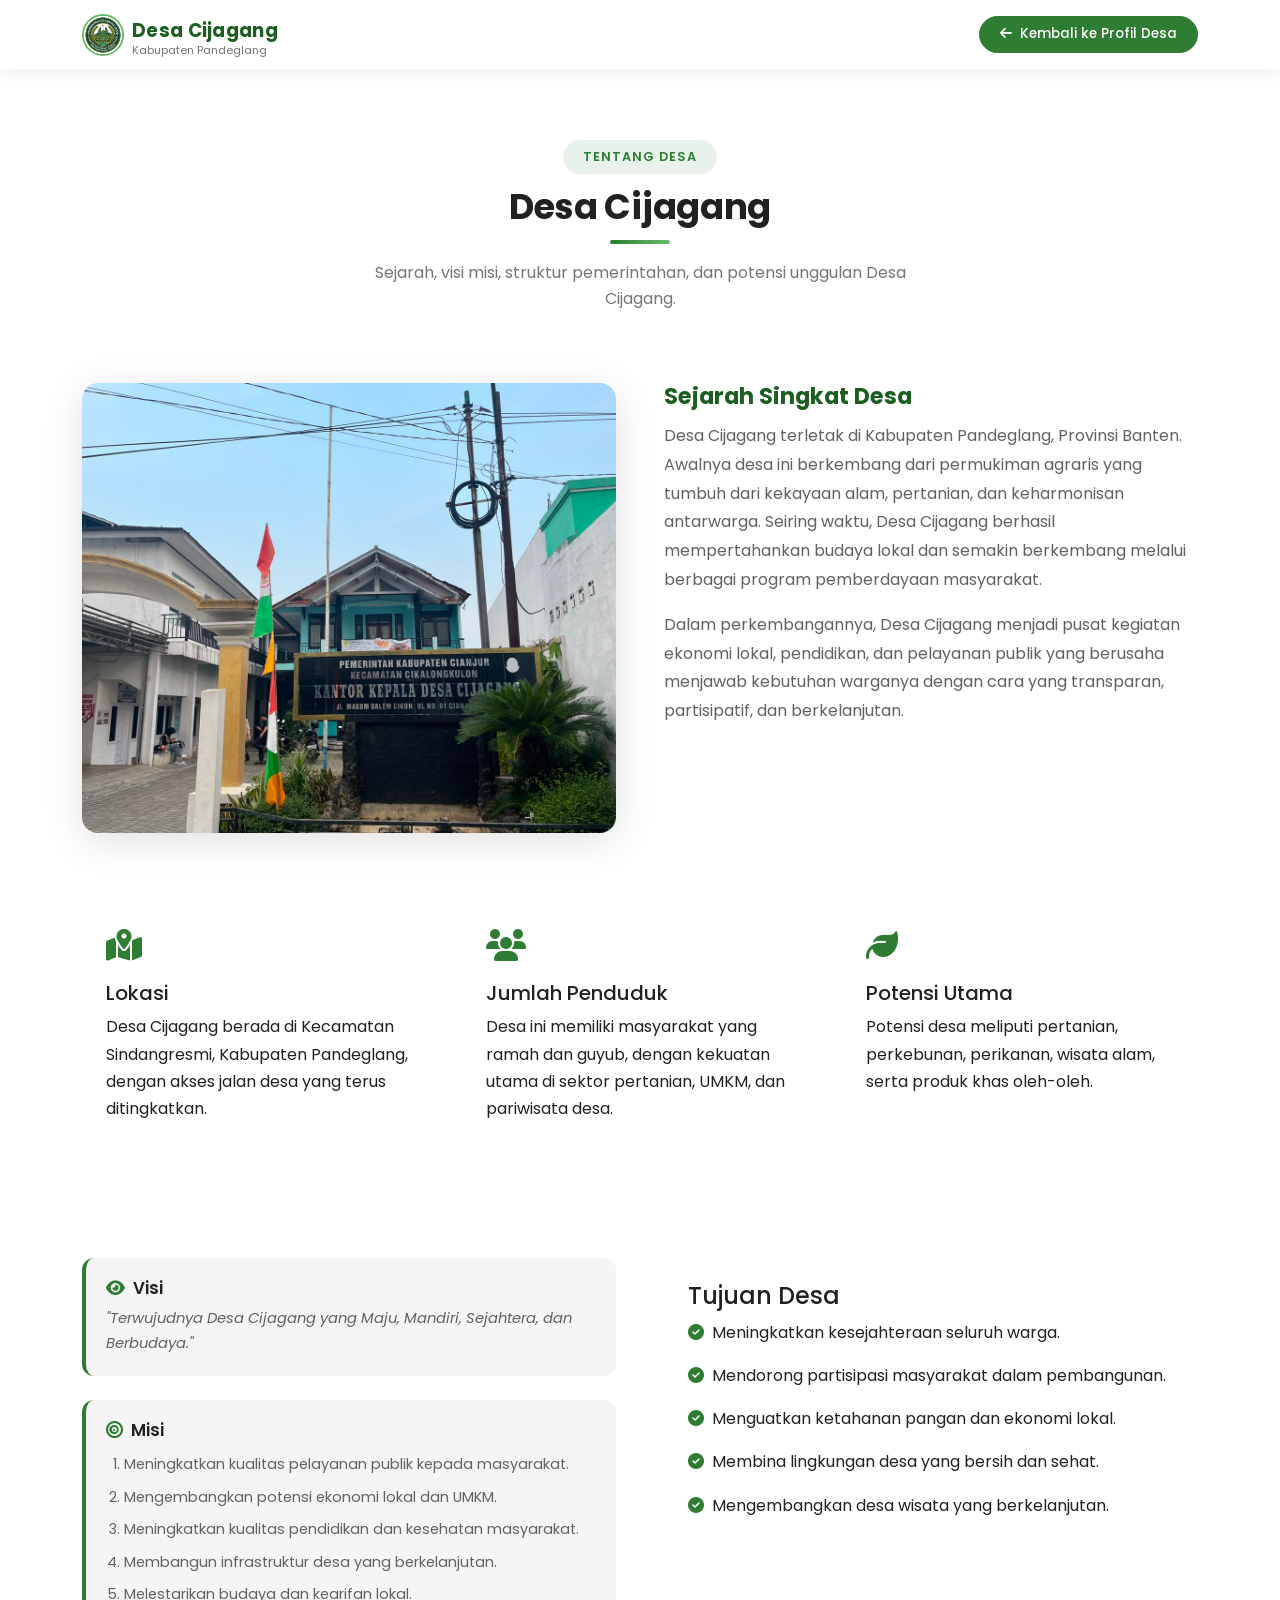
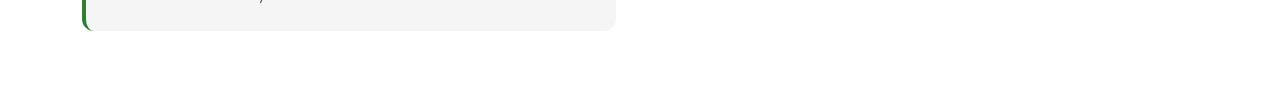
<file: tentang.html>
<!DOCTYPE html>
<html lang="id">

<head>
    <meta charset="UTF-8">
    <meta name="viewport" content="width=device-width, initial-scale=1.0">
    <title>Tentang Desa Cijagang</title>
    <link href="https://fonts.googleapis.com/css2?family=Poppins:wght@300;400;500;600;700;800&display=swap" rel="stylesheet">
    <link href="https://cdn.jsdelivr.net/npm/bootstrap@5.3.3/dist/css/bootstrap.min.css" rel="stylesheet">
    <link href="https://cdnjs.cloudflare.com/ajax/libs/font-awesome/6.5.1/css/all.min.css" rel="stylesheet">
    <link href="css/style.css" rel="stylesheet">
</head>

<body>
    <nav class="navbar navbar-expand-lg fixed-top scrolled" id="mainNavbar">
        <div class="container">
            <a class="navbar-brand d-flex align-items-center" href="index.html#tentang">
                <img src="assets/images/logo-desa.png" alt="Logo Desa Cijagang" class="navbar-logo" width="42" height="42">
                <div class="brand-text-wrapper ms-2">
                    <span class="brand-text">Desa Cijagang</span>
                    <small class="brand-subtitle d-none d-md-block">Kabupaten Pandeglang</small>
                </div>
            </a>
            <a href="index.html#tentang" class="btn btn-login">
                <i class="fas fa-arrow-left me-1"></i> Kembali ke Profil Desa
            </a>
        </div>
    </nav>

    <section class="section-padding" style="padding-top: 140px;">
        <div class="container">
            <div class="section-header text-center" data-aos="fade-up">
                <span class="section-badge">Tentang Desa</span>
                <h2 class="section-title">Desa Cijagang</h2>
                <div class="section-divider"></div>
                <p class="section-desc">Sejarah, visi misi, struktur pemerintahan, dan potensi unggulan Desa Cijagang.</p>
            </div>

            <div class="row g-5 mt-4">
                <div class="col-lg-6" data-aos="fade-right" data-aos-duration="1000">
                    <div class="about-img-wrapper">
                        <img src="assets/images/desa.jpeg"
                            alt="Desa Cijagang" class="about-img" loading="lazy">
                    </div>
                </div>
                <div class="col-lg-6" data-aos="fade-left" data-aos-duration="1000">
                    <div class="about-content">
                        <h3 class="about-heading">Sejarah Singkat Desa</h3>
                        <p class="about-text">
                            Desa Cijagang terletak di Kabupaten Pandeglang, Provinsi Banten. Awalnya desa ini berkembang dari
                            permukiman agraris yang tumbuh dari kekayaan alam, pertanian, dan keharmonisan antarwarga.
                            Seiring waktu, Desa Cijagang berhasil mempertahankan budaya lokal dan semakin berkembang
                            melalui berbagai program pemberdayaan masyarakat.
                        </p>
                        <p class="about-text">
                            Dalam perkembangannya, Desa Cijagang menjadi pusat kegiatan ekonomi lokal, pendidikan, dan
                            pelayanan publik yang berusaha menjawab kebutuhan warganya dengan cara yang transparan,
                            partisipatif, dan berkelanjutan.
                        </p>
                    </div>
                </div>
            </div>

            <div class="row g-4 mt-5">
                <div class="col-lg-4" data-aos="fade-up" data-aos-duration="1000">
                    <div class="feature-card p-4 h-100">
                        <div class="feature-icon mb-3 text-success"><i class="fas fa-map-marked-alt fa-2x"></i></div>
                        <h5>Lokasi</h5>
                        <p>Desa Cijagang berada di Kecamatan Sindangresmi, Kabupaten Pandeglang, dengan akses jalan desa yang
                            terus ditingkatkan.</p>
                    </div>
                </div>
                <div class="col-lg-4" data-aos="fade-up" data-aos-duration="1100">
                    <div class="feature-card p-4 h-100">
                        <div class="feature-icon mb-3 text-success"><i class="fas fa-users fa-2x"></i></div>
                        <h5>Jumlah Penduduk</h5>
                        <p>Desa ini memiliki masyarakat yang ramah dan guyub, dengan kekuatan utama di sektor pertanian,
                            UMKM, dan pariwisata desa.</p>
                    </div>
                </div>
                <div class="col-lg-4" data-aos="fade-up" data-aos-duration="1200">
                    <div class="feature-card p-4 h-100">
                        <div class="feature-icon mb-3 text-success"><i class="fas fa-leaf fa-2x"></i></div>
                        <h5>Potensi Utama</h5>
                        <p>Potensi desa meliputi pertanian, perkebunan, perikanan, wisata alam, serta produk khas oleh-oleh.</p>
                    </div>
                </div>
            </div>

            <div class="row g-5 mt-5">
                <div class="col-lg-6" data-aos="fade-up" data-aos-duration="1000">
                    <div class="visi-misi-wrapper">
                        <div class="visi-box mb-4">
                            <h4><i class="fas fa-eye me-2 text-success"></i>Visi</h4>
                            <p>"Terwujudnya Desa Cijagang yang Maju, Mandiri, Sejahtera, dan Berbudaya."</p>
                        </div>
                        <div class="misi-box">
                            <h4><i class="fas fa-bullseye me-2 text-success"></i>Misi</h4>
                            <ol>
                                <li>Meningkatkan kualitas pelayanan publik kepada masyarakat.</li>
                                <li>Mengembangkan potensi ekonomi lokal dan UMKM.</li>
                                <li>Meningkatkan kualitas pendidikan dan kesehatan masyarakat.</li>
                                <li>Membangun infrastruktur desa yang berkelanjutan.</li>
                                <li>Melestarikan budaya dan kearifan lokal.</li>
                            </ol>
                        </div>
                    </div>
                </div>
                <div class="col-lg-6" data-aos="fade-up" data-aos-duration="1200">
                    <div class="feature-card p-4 h-100">
                        <h4>Tujuan Desa</h4>
                        <ul class="list-unstyled">
                            <li class="mb-3"><i class="fas fa-check-circle text-success me-2"></i>Meningkatkan kesejahteraan seluruh warga.</li>
                            <li class="mb-3"><i class="fas fa-check-circle text-success me-2"></i>Mendorong partisipasi masyarakat dalam pembangunan.</li>
                            <li class="mb-3"><i class="fas fa-check-circle text-success me-2"></i>Menguatkan ketahanan pangan dan ekonomi lokal.</li>
                            <li class="mb-3"><i class="fas fa-check-circle text-success me-2"></i>Membina lingkungan desa yang bersih dan sehat.</li>
                            <li><i class="fas fa-check-circle text-success me-2"></i>Mengembangkan desa wisata yang berkelanjutan.</li>
                        </ul>
                    </div>
                </div>
            </div>
        </div>
    </section>
</body>

</html>
</file>
<file: css/style.css>
/* ============================================
   DESA CIJAGANG - CUSTOM STYLESHEET
   ============================================
   Color Palette:
   - Primary Green:  #2E7D32
   - Light Green:    #66BB6A
   - Dark Green:     #1B5E20
   - White:          #FFFFFF
   - Light Gray:     #F5F5F5
   - Medium Gray:    #E0E0E0
   - Text Dark:      #212121
   - Text Gray:      #616161
   ============================================ */

/* ============================================
   CSS CUSTOM PROPERTIES
============================================ */
:root {
    --primary: #2E7D32;
    --primary-light: #66BB6A;
    --primary-dark: #1B5E20;
    --primary-rgb: 46, 125, 50;
    --accent: #43A047;
    --white: #FFFFFF;
    --light: #F5F5F5;
    --light-2: #EEEEEE;
    --gray: #9E9E9E;
    --gray-medium: #E0E0E0;
    --text-dark: #212121;
    --text-gray: #616161;
    --text-light: #757575;
    --shadow-sm: 0 2px 8px rgba(0, 0, 0, 0.06);
    --shadow-md: 0 4px 20px rgba(0, 0, 0, 0.08);
    --shadow-lg: 0 8px 40px rgba(0, 0, 0, 0.12);
    --shadow-xl: 0 12px 48px rgba(0, 0, 0, 0.16);
    --radius-sm: 8px;
    --radius-md: 12px;
    --radius-lg: 16px;
    --radius-xl: 24px;
    --transition: all 0.3s ease;
    --font-main: 'Poppins', sans-serif;
}

/* ============================================
   GLOBAL RESET & BASE
============================================ */
* {
    margin: 0;
    padding: 0;
    box-sizing: border-box;
}

html {
    scroll-behavior: smooth;
    scroll-padding-top: 80px;
}

body {
    font-family: var(--font-main);
    color: var(--text-dark);
    background-color: var(--white);
    overflow-x: hidden;
    line-height: 1.7;
}

::selection {
    background: var(--primary-light);
    color: var(--white);
}

img {
    max-width: 100%;
    height: auto;
}

a {
    text-decoration: none;
    color: var(--primary);
    transition: var(--transition);
}

a:hover {
    color: var(--primary-dark);
}

/* ============================================
   LOADING SCREEN
============================================ */
#loading-screen {
    position: fixed;
    top: 0;
    left: 0;
    width: 100%;
    height: 100%;
    background: var(--white);
    display: flex;
    align-items: center;
    justify-content: center;
    z-index: 99999;
    transition: opacity 0.5s ease, visibility 0.5s ease;
}

#loading-screen.loaded {
    opacity: 0;
    visibility: hidden;
}

.loader-content {
    text-align: center;
}

.loading-text {
    color: var(--primary);
    font-weight: 500;
    font-size: 0.95rem;
    letter-spacing: 1px;
}

.spinner-delay-1 {
    animation-delay: 0.15s;
}

.spinner-delay-2 {
    animation-delay: 0.3s;
}

/* ============================================
   NAVBAR
============================================ */
.navbar {
    padding: 15px 0;
    transition: var(--transition);
    background: transparent;
    z-index: 9999;
}

.navbar.scrolled {
    background: rgba(255, 255, 255, 0.98) !important;
    backdrop-filter: blur(12px);
    -webkit-backdrop-filter: blur(12px);
    box-shadow: 0 2px 20px rgba(0, 0, 0, 0.08);
    padding: 8px 0;
}

.navbar-logo {
    border-radius: 50%;
    object-fit: cover;
    transition: var(--transition);
    border: 2px solid rgba(255, 255, 255, 0.3);
}

.navbar.scrolled .navbar-logo {
    border-color: var(--primary-light);
}

.brand-text {
    font-weight: 700;
    font-size: 1.15rem;
    color: var(--white);
    transition: var(--transition);
    letter-spacing: 0.3px;
}

.brand-subtitle {
    font-size: 0.7rem;
    color: rgba(255, 255, 255, 0.7);
    transition: var(--transition);
    line-height: 1;
    margin-top: -2px;
}

.navbar.scrolled .brand-text {
    color: var(--primary-dark);
}

.navbar.scrolled .brand-subtitle {
    color: var(--text-light);
}

.navbar .nav-link {
    color: rgba(255, 255, 255, 0.9);
    font-weight: 500;
    font-size: 0.9rem;
    padding: 8px 16px !important;
    border-radius: var(--radius-sm);
    transition: var(--transition);
    position: relative;
}

.navbar .nav-link::after {
    content: '';
    position: absolute;
    bottom: 2px;
    left: 50%;
    transform: translateX(-50%);
    width: 0;
    height: 2px;
    background: var(--primary-light);
    transition: width 0.3s ease;
    border-radius: 2px;
}

.navbar .nav-link.active::after,
.navbar .nav-link:hover::after {
    width: 60%;
}

.navbar .nav-link:hover {
    color: var(--white);
}

.navbar.scrolled .nav-link {
    color: var(--text-dark);
}

.navbar.scrolled .nav-link.active {
    color: var(--primary);
}

.navbar.scrolled .nav-link:hover {
    color: var(--primary);
    background: rgba(46, 125, 50, 0.06);
}

.navbar.scrolled .nav-link::after {
    background: var(--primary);
}

.btn-login {
    background: rgba(255, 255, 255, 0.15);
    border: 1.5px solid rgba(255, 255, 255, 0.4);
    color: var(--white);
    padding: 7px 20px;
    border-radius: 50px;
    font-size: 0.85rem;
    font-weight: 500;
    transition: var(--transition);
    backdrop-filter: blur(4px);
}

.btn-login:hover {
    background: var(--white);
    color: var(--primary);
    border-color: var(--white);
    transform: translateY(-1px);
}

.navbar.scrolled .btn-login {
    background: var(--primary);
    border-color: var(--primary);
    color: var(--white);
}

.navbar.scrolled .btn-login:hover {
    background: var(--primary-dark);
    border-color: var(--primary-dark);
    transform: translateY(-1px);
    box-shadow: 0 4px 12px rgba(var(--primary-rgb), 0.3);
}

.navbar-toggler {
    color: var(--white);
    font-size: 1.2rem;
    padding: 6px 10px;
}

.navbar.scrolled .navbar-toggler {
    color: var(--primary);
}

/* ============================================
   HERO SECTION
============================================ */
.hero-section {
    position: relative;
    width: 100%;
    height: 100vh;
    min-height: 600px;
    display: flex;
    align-items: center;
    justify-content: center;
    overflow: hidden;
}

.hero-slideshow {
    position: absolute;
    top: 0;
    left: 0;
    width: 100%;
    height: 100%;
    z-index: 1;
}

.hero-slide {
    position: absolute;
    top: 0;
    left: 0;
    width: 100%;
    height: 100%;
    background-size: cover;
    background-position: center;
    background-repeat: no-repeat;
    opacity: 0;
    transition: opacity 1.5s ease-in-out;
    transform: scale(1.05);
    animation: heroZoom 12s ease-in-out infinite alternate;
}

.hero-slide.active {
    opacity: 1;
}

@keyframes heroZoom {
    0% {
        transform: scale(1);
    }

    100% {
        transform: scale(1.08);
    }
}

.hero-overlay {
    position: absolute;
    top: 0;
    left: 0;
    width: 100%;
    height: 100%;
    background: linear-gradient(180deg,
            rgba(0, 0, 0, 0.3) 0%,
            rgba(0, 0, 0, 0.55) 50%,
            rgba(27, 94, 32, 0.5) 100%);
    z-index: 2;
}

.hero-content {
    position: relative;
    z-index: 3;
    text-align: center;
    color: var(--white);
    padding: 0 20px;
    max-width: 800px;
}

.hero-badge {
    display: inline-block;
    background: rgba(255, 255, 255, 0.15);
    backdrop-filter: blur(8px);
    padding: 8px 24px;
    border-radius: 50px;
    font-size: 0.95rem;
    font-weight: 400;
    letter-spacing: 1px;
    margin-bottom: 20px;
    border: 1px solid rgba(255, 255, 255, 0.2);
}

.hero-title {
    font-size: 4rem;
    font-weight: 800;
    letter-spacing: -0.5px;
    margin-bottom: 16px;
    text-shadow: 2px 4px 16px rgba(0, 0, 0, 0.3);
    line-height: 1.1;
}

.hero-subtitle {
    font-size: 1.15rem;
    font-weight: 300;
    opacity: 0.9;
    letter-spacing: 3px;
    text-transform: uppercase;
    margin-bottom: 10px;
}

.btn-hero-primary {
    background: var(--primary);
    color: var(--white);
    padding: 14px 32px;
    border-radius: 50px;
    font-weight: 600;
    font-size: 0.95rem;
    border: 2px solid var(--primary);
    transition: var(--transition);
    display: inline-flex;
    align-items: center;
}

.btn-hero-primary:hover {
    background: var(--primary-dark);
    border-color: var(--primary-dark);
    color: var(--white);
    transform: translateY(-3px);
    box-shadow: 0 8px 24px rgba(var(--primary-rgb), 0.4);
}

.btn-hero-outline {
    background: transparent;
    color: var(--white);
    padding: 14px 32px;
    border-radius: 50px;
    font-weight: 600;
    font-size: 0.95rem;
    border: 2px solid rgba(255, 255, 255, 0.5);
    transition: var(--transition);
    display: inline-flex;
    align-items: center;
}

.btn-hero-outline:hover {
    background: var(--white);
    color: var(--primary);
    border-color: var(--white);
    transform: translateY(-3px);
    box-shadow: 0 8px 24px rgba(255, 255, 255, 0.2);
}

/* Scroll Indicator */
.scroll-indicator {
    position: absolute;
    bottom: 30px;
    left: 50%;
    transform: translateX(-50%);
    z-index: 3;
    text-align: center;
    color: rgba(255, 255, 255, 0.7);
    animation: scrollBounce 2s infinite;
}

.scroll-indicator p {
    font-size: 0.75rem;
    letter-spacing: 2px;
    text-transform: uppercase;
    margin-top: 8px;
}

.mouse {
    width: 26px;
    height: 40px;
    border: 2px solid rgba(255, 255, 255, 0.6);
    border-radius: 20px;
    margin: 0 auto;
    position: relative;
}

.wheel {
    width: 4px;
    height: 8px;
    background: rgba(255, 255, 255, 0.8);
    border-radius: 4px;
    position: absolute;
    top: 8px;
    left: 50%;
    transform: translateX(-50%);
    animation: wheelScroll 1.5s infinite;
}

@keyframes wheelScroll {
    0% {
        opacity: 1;
        top: 8px;
    }

    100% {
        opacity: 0;
        top: 24px;
    }
}

@keyframes scrollBounce {

    0%,
    100% {
        transform: translateX(-50%) translateY(0);
    }

    50% {
        transform: translateX(-50%) translateY(8px);
    }
}

/* ============================================
   WIDGET BAR
============================================ */
.widget-bar {
    background: var(--white);
    padding: 14px 0;
    border-bottom: 1px solid var(--light-2);
    box-shadow: var(--shadow-sm);
}

.widget-item {
    display: flex;
    align-items: center;
    font-size: 0.9rem;
    color: var(--text-gray);
    font-weight: 500;
}

.widget-item i {
    color: var(--primary);
}

/* ============================================
   SECTION COMMON
============================================ */
.section-padding {
    padding: 80px 0;
}

.bg-light {
    background-color: var(--light) !important;
}

.section-header {
    text-align: center;
    margin-bottom: 20px;
}

.section-badge {
    display: inline-block;
    background: rgba(var(--primary-rgb), 0.1);
    color: var(--primary);
    padding: 6px 20px;
    border-radius: 50px;
    font-size: 0.8rem;
    font-weight: 600;
    letter-spacing: 1px;
    text-transform: uppercase;
    margin-bottom: 12px;
}

.badge-white {
    background: rgba(255, 255, 255, 0.2);
    color: var(--white);
}

.section-title {
    font-size: 2.2rem;
    font-weight: 700;
    color: var(--text-dark);
    margin-bottom: 8px;
    letter-spacing: -0.3px;
}

.section-divider {
    width: 60px;
    height: 4px;
    background: linear-gradient(90deg, var(--primary), var(--primary-light));
    border-radius: 4px;
    margin: 12px auto 16px;
}

.divider-white {
    background: linear-gradient(90deg, rgba(255, 255, 255, 0.8), rgba(255, 255, 255, 0.3));
}

.section-desc {
    font-size: 1rem;
    color: var(--text-light);
    max-width: 600px;
    margin: 0 auto;
    line-height: 1.6;
}

/* ============================================
   STATISTIK
============================================ */
#statistik {
    padding: 60px 0;
    margin-top: -40px;
    position: relative;
    z-index: 4;
}

.stat-card {
    background: var(--white);
    border-radius: var(--radius-lg);
    padding: 28px 20px;
    text-align: center;
    box-shadow: var(--shadow-md);
    transition: var(--transition);
    border: 1px solid rgba(0, 0, 0, 0.04);
}

.stat-card:hover {
    transform: translateY(-6px);
    box-shadow: var(--shadow-lg);
}

.stat-icon {
    width: 56px;
    height: 56px;
    background: linear-gradient(135deg, var(--primary), var(--primary-light));
    border-radius: var(--radius-md);
    display: flex;
    align-items: center;
    justify-content: center;
    margin: 0 auto 16px;
    font-size: 1.3rem;
    color: var(--white);
    box-shadow: 0 4px 12px rgba(var(--primary-rgb), 0.25);
}

.stat-number {
    font-size: 2rem;
    font-weight: 700;
    color: var(--primary-dark);
    margin-bottom: 4px;
    line-height: 1.2;
}

.stat-number small {
    font-size: 1rem;
    font-weight: 500;
    color: var(--text-light);
}

.stat-label {
    font-size: 0.85rem;
    color: var(--text-light);
    margin-bottom: 0;
    font-weight: 500;
}

/* ============================================
   TENTANG DESA
============================================ */
.about-img-wrapper {
    position: relative;
    border-radius: var(--radius-lg);
    overflow: hidden;
    box-shadow: var(--shadow-lg);
}

.about-img {
    width: 100%;
    height: 450px;
    object-fit: cover;
    transition: transform 0.6s ease;
}

.about-img-wrapper:hover .about-img {
    transform: scale(1.05);
}

.about-img-badge {
    position: absolute;
    bottom: 20px;
    left: 20px;
    background: var(--primary);
    color: var(--white);
    padding: 8px 18px;
    border-radius: 50px;
    font-size: 0.8rem;
    font-weight: 600;
    box-shadow: 0 4px 12px rgba(var(--primary-rgb), 0.3);
}

.about-heading {
    font-size: 1.4rem;
    font-weight: 700;
    color: var(--primary-dark);
    margin-bottom: 12px;
}

.about-text {
    color: var(--text-gray);
    line-height: 1.8;
    margin-bottom: 16px;
}

.visi-box,
.misi-box {
    background: var(--light);
    border-radius: var(--radius-md);
    padding: 20px;
    border-left: 4px solid var(--primary);
}

.visi-box h4,
.misi-box h4 {
    font-size: 1.05rem;
    font-weight: 600;
    color: var(--text-dark);
    margin-bottom: 8px;
}

.visi-box p,
.misi-box p {
    font-size: 0.92rem;
    color: var(--text-gray);
    margin-bottom: 0;
    font-style: italic;
}

.misi-box ol {
    padding-left: 18px;
    margin-bottom: 0;
}

.misi-box ol li {
    font-size: 0.9rem;
    color: var(--text-gray);
    padding: 4px 0;
}

.btn-primary-custom {
    background: var(--primary);
    color: var(--white);
    padding: 12px 28px;
    border-radius: 50px;
    font-weight: 600;
    font-size: 0.9rem;
    border: 2px solid var(--primary);
    transition: var(--transition);
    display: inline-flex;
    align-items: center;
}

.btn-primary-custom:hover {
    background: var(--primary-dark);
    border-color: var(--primary-dark);
    color: var(--white);
    transform: translateY(-2px);
    box-shadow: 0 6px 20px rgba(var(--primary-rgb), 0.3);
}

/* ============================================
   SAMBUTAN KEPALA DESA
============================================ */
.kades-photo-wrapper {
    position: relative;
    display: inline-block;
}

.kades-photo {
    width: 260px;
    height: 260px;
    border-radius: 50%;
    object-fit: cover;
    border: 5px solid var(--white);
    box-shadow: var(--shadow-lg);
    transition: var(--transition);
}

.kades-photo-wrapper:hover .kades-photo {
    transform: scale(1.03);
    box-shadow: var(--shadow-xl);
}

.kades-info {
    margin-top: 20px;
}

.kades-info h5 {
    font-weight: 700;
    color: var(--text-dark);
    margin-bottom: 4px;
}

.kades-info span {
    color: var(--primary);
    font-weight: 500;
    font-size: 0.9rem;
}

.sambutan-content {
    position: relative;
}

.quote-icon {
    font-size: 2.5rem;
    color: var(--primary-light);
    opacity: 0.4;
    margin-bottom: 10px;
}

.sambutan-text {
    font-size: 0.95rem;
    color: var(--text-gray);
    line-height: 1.8;
    margin-bottom: 10px;
}

.sambutan-signature {
    border-top: 2px solid var(--primary-light);
    padding-top: 12px;
    display: inline-block;
}

/* ============================================
   LAYANAN DESA
============================================ */
.layanan-card {
    background: var(--white);
    border-radius: var(--radius-lg);
    padding: 32px 24px;
    text-align: center;
    box-shadow: var(--shadow-sm);
    transition: var(--transition);
    border: 1px solid var(--light-2);
    height: 100%;
}

.layanan-card:hover {
    transform: translateY(-8px);
    box-shadow: var(--shadow-lg);
    border-color: transparent;
}

.layanan-icon {
    width: 72px;
    height: 72px;
    background: linear-gradient(135deg, rgba(var(--primary-rgb), 0.1), rgba(var(--primary-rgb), 0.05));
    border-radius: var(--radius-lg);
    display: flex;
    align-items: center;
    justify-content: center;
    margin: 0 auto 20px;
    font-size: 1.6rem;
    color: var(--primary);
    transition: var(--transition);
}

.layanan-card:hover .layanan-icon {
    background: linear-gradient(135deg, var(--primary), var(--primary-light));
    color: var(--white);
    transform: scale(1.1);
}

.layanan-icon.icon-orange {
    color: #EF6C00;
    background: linear-gradient(135deg, rgba(239, 108, 0, 0.1), rgba(239, 108, 0, 0.05));
}

.layanan-card:hover .icon-orange {
    background: linear-gradient(135deg, #EF6C00, #FF9800);
    color: var(--white);
}

.layanan-icon.icon-blue {
    color: #1565C0;
    background: linear-gradient(135deg, rgba(21, 101, 192, 0.1), rgba(21, 101, 192, 0.05));
}

.layanan-card:hover .icon-blue {
    background: linear-gradient(135deg, #1565C0, #42A5F5);
    color: var(--white);
}

.layanan-icon.icon-purple {
    color: #7B1FA2;
    background: linear-gradient(135deg, rgba(123, 31, 162, 0.1), rgba(123, 31, 162, 0.05));
}

.layanan-card:hover .icon-purple {
    background: linear-gradient(135deg, #7B1FA2, #AB47BC);
    color: var(--white);
}

.layanan-card h5 {
    font-weight: 600;
    font-size: 1.05rem;
    margin-bottom: 8px;
    color: var(--text-dark);
}

.layanan-card p {
    font-size: 0.85rem;
    color: var(--text-light);
    margin-bottom: 12px;
}

.layanan-link {
    font-size: 0.85rem;
    font-weight: 600;
    color: var(--primary);
    transition: var(--transition);
}

.layanan-link:hover {
    letter-spacing: 0.5px;
}

/* ============================================
   POTENSI DESA
============================================ */
.potensi-card {
    background: var(--white);
    border-radius: var(--radius-lg);
    overflow: hidden;
    box-shadow: var(--shadow-sm);
    transition: var(--transition);
    height: 100%;
    border: 1px solid rgba(0, 0, 0, 0.04);
    cursor: pointer;
}

.potensi-card:hover {
    transform: translateY(-8px);
    box-shadow: var(--shadow-xl);
}

.potensi-img-wrapper {
    position: relative;
    overflow: hidden;
    height: 220px;
}

.potensi-img {
    width: 100%;
    height: 100%;
    object-fit: cover;
    transition: transform 0.6s ease;
}

.potensi-card:hover .potensi-img {
    transform: scale(1.08);
}

.potensi-overlay {
    position: absolute;
    top: 12px;
    right: 12px;
}

.potensi-badge-tag {
    background: var(--primary);
    color: var(--white);
    padding: 4px 14px;
    border-radius: 50px;
    font-size: 0.72rem;
    font-weight: 600;
    letter-spacing: 0.5px;
}

.potensi-badge-tag.badge-blue {
    background: #1565C0;
}

.potensi-body {
    padding: 22px;
}

.potensi-body h5 {
    font-weight: 700;
    font-size: 1.1rem;
    margin-bottom: 8px;
    color: var(--text-dark);
}

.potensi-body p {
    font-size: 0.88rem;
    color: var(--text-light);
    line-height: 1.6;
    margin-bottom: 14px;
}

.btn-potensi {
    font-size: 0.85rem;
    font-weight: 600;
    color: var(--primary);
    transition: var(--transition);
}

.btn-potensi:hover {
    color: var(--primary-dark);
    letter-spacing: 0.5px;
}

/* ============================================
   WISATA DESA
============================================ */
.wisata-card .potensi-body h5 {
    color: var(--primary-dark);
}

.wisata-card .potensi-body p {
    min-height: 72px;
}

/* ============================================
   OLEH-OLEH DESA
============================================ */
.oleh-card .potensi-body h5 {
    color: var(--primary-dark);
}

.oleh-card .potensi-img-wrapper {
    height: 240px;
}

/* ============================================
   DETAIL MODAL
============================================ */
.detail-modal {
    position: fixed;
    inset: 0;
    z-index: 99999;
    display: flex;
    align-items: center;
    justify-content: center;
    padding: 24px;
    opacity: 0;
    visibility: hidden;
    transition: opacity 0.25s ease, visibility 0.25s ease;
}

.detail-modal.is-open {
    opacity: 1;
    visibility: visible;
}

.detail-modal-backdrop {
    position: absolute;
    inset: 0;
    background: rgba(0, 0, 0, 0.78);
}

.detail-modal-dialog {
    position: relative;
    z-index: 1;
    width: min(95vw, 980px);
    max-height: 85vh;
    background: var(--white);
    border-radius: 24px;
    overflow: hidden;
    box-shadow: 0 24px 60px rgba(0, 0, 0, 0.24);
    display: grid;
    grid-template-columns: 1.1fr 0.9fr;
}

.detail-modal-image {
    width: 100%;
    height: 100%;
    object-fit: cover;
    min-height: 320px;
}

.detail-modal-content {
    padding: 28px;
    display: flex;
    flex-direction: column;
    justify-content: center;
}

.detail-modal-badge {
    display: inline-block;
    width: fit-content;
    background: rgba(46, 125, 50, 0.12);
    color: var(--primary);
    padding: 6px 12px;
    border-radius: 999px;
    font-size: 0.78rem;
    font-weight: 700;
    text-transform: uppercase;
    letter-spacing: 0.5px;
    margin-bottom: 12px;
}

.detail-modal-title {
    font-size: 1.45rem;
    font-weight: 700;
    color: var(--text-dark);
    margin-bottom: 10px;
}

.detail-modal-description {
    color: var(--text-gray);
    line-height: 1.75;
    font-size: 0.95rem;
    margin-bottom: 16px;
}

.detail-modal-highlights {
    list-style: none;
    padding: 0;
    margin: 0;
    display: grid;
    gap: 10px;
}

.detail-modal-highlights li {
    padding: 10px 12px;
    border-radius: 12px;
    background: var(--light);
    color: var(--text-dark);
    font-size: 0.9rem;
    display: flex;
    align-items: center;
    gap: 8px;
}

.detail-modal-highlights li::before {
    content: "\f00c";
    font-family: "Font Awesome 6 Free";
    font-weight: 700;
    color: var(--primary);
}

.detail-modal-close {
    position: absolute;
    top: 14px;
    right: 14px;
    width: 40px;
    height: 40px;
    border: 0;
    border-radius: 50%;
    background: rgba(255, 255, 255, 0.95);
    color: var(--text-dark);
    display: grid;
    place-items: center;
    cursor: pointer;
    box-shadow: 0 8px 20px rgba(0, 0, 0, 0.16);
}

.detail-modal-close:hover {
    transform: scale(1.05);
}

@media (max-width: 768px) {
    .detail-modal-dialog {
        grid-template-columns: 1fr;
        max-height: 90vh;
        overflow-y: auto;
    }

    .detail-modal-image {
        max-height: 280px;
    }

    .detail-modal-content {
        padding: 20px;
    }
}

/* ============================================
   AGENDA KEGIATAN - TIMELINE
============================================ */
.timeline {
    position: relative;
    padding-left: 40px;
}

.timeline::before {
    content: '';
    position: absolute;
    left: 14px;
    top: 0;
    bottom: 0;
    width: 3px;
    background: linear-gradient(180deg, var(--primary), var(--primary-light), var(--gray-medium));
    border-radius: 3px;
}

.timeline-item {
    position: relative;
    margin-bottom: 30px;
}

.timeline-item:last-child {
    margin-bottom: 0;
}

.timeline-dot {
    position: absolute;
    left: -33px;
    top: 8px;
    width: 18px;
    height: 18px;
    background: var(--primary);
    border-radius: 50%;
    border: 3px solid var(--white);
    box-shadow: 0 0 0 3px rgba(var(--primary-rgb), 0.2);
    z-index: 1;
}

.timeline-content {
    background: var(--white);
    border-radius: var(--radius-md);
    padding: 24px;
    box-shadow: var(--shadow-sm);
    transition: var(--transition);
    border: 1px solid rgba(0, 0, 0, 0.04);
}

.timeline-content:hover {
    box-shadow: var(--shadow-md);
    transform: translateX(4px);
}

.timeline-date {
    display: inline-block;
    background: rgba(var(--primary-rgb), 0.1);
    color: var(--primary);
    padding: 4px 12px;
    border-radius: 50px;
    font-size: 0.78rem;
    font-weight: 600;
    margin-bottom: 10px;
}

.timeline-content h5 {
    font-weight: 700;
    font-size: 1.05rem;
    color: var(--text-dark);
    margin-bottom: 8px;
}

.timeline-content p {
    font-size: 0.88rem;
    color: var(--text-light);
    margin-bottom: 8px;
}

.timeline-location {
    font-size: 0.8rem;
    color: var(--primary);
    font-weight: 500;
}

/* ============================================
   BERITA
============================================ */
.berita-card {
    background: var(--white);
    border-radius: var(--radius-lg);
    overflow: hidden;
    box-shadow: var(--shadow-sm);
    transition: var(--transition);
    height: 100%;
    border: 1px solid rgba(0, 0, 0, 0.04);
}

.berita-card:hover {
    transform: translateY(-6px);
    box-shadow: var(--shadow-lg);
}

.berita-img-wrapper {
    position: relative;
    overflow: hidden;
    height: 200px;
}

.berita-img {
    width: 100%;
    height: 100%;
    object-fit: cover;
    transition: transform 0.6s ease;
}

.berita-card:hover .berita-img {
    transform: scale(1.06);
}

.berita-category {
    position: absolute;
    top: 14px;
    left: 14px;
    background: var(--primary);
    color: var(--white);
    padding: 4px 14px;
    border-radius: 50px;
    font-size: 0.72rem;
    font-weight: 600;
    letter-spacing: 0.5px;
}

.berita-category.cat-green {
    background: #43A047;
}

.berita-category.cat-orange {
    background: #EF6C00;
}

.berita-body {
    padding: 22px;
}

.berita-meta {
    display: flex;
    gap: 16px;
    margin-bottom: 12px;
}

.berita-meta span {
    font-size: 0.78rem;
    color: var(--text-light);
    font-weight: 500;
}

.berita-title {
    font-weight: 700;
    font-size: 1.05rem;
    color: var(--text-dark);
    margin-bottom: 8px;
    line-height: 1.4;
    display: -webkit-box;
    -webkit-line-clamp: 2;
    -webkit-box-orient: vertical;
    overflow: hidden;
}

.berita-excerpt {
    font-size: 0.88rem;
    color: var(--text-light);
    line-height: 1.6;
    margin-bottom: 14px;
    display: -webkit-box;
    -webkit-line-clamp: 3;
    -webkit-box-orient: vertical;
    overflow: hidden;
}

.btn-berita {
    font-size: 0.85rem;
    font-weight: 600;
    color: var(--primary);
    transition: var(--transition);
}

.btn-berita:hover {
    color: var(--primary-dark);
    letter-spacing: 0.5px;
}

/* ============================================
   GALERI - MASONRY
============================================ */
.galeri-masonry {
    display: grid;
    grid-template-columns: repeat(4, 1fr);
    grid-auto-rows: 200px;
    gap: 12px;
}

.galeri-item {
    position: relative;
    border-radius: var(--radius-md);
    overflow: hidden;
    cursor: pointer;
}

.galeri-item img {
    width: 100%;
    height: 100%;
    object-fit: cover;
    transition: transform 0.6s ease;
}

.galeri-item:hover img {
    transform: scale(1.08);
}

.galeri-tall {
    grid-row: span 2;
}

.galeri-wide {
    grid-column: span 2;
}

.galeri-video-item {
    border: 1px solid rgba(46, 125, 50, 0.22);
    box-shadow: 0 0 0 1px rgba(255, 255, 255, 0.2) inset;
}

.galeri-video-item::before {
    content: 'VIDEO';
    position: absolute;
    top: 10px;
    right: 10px;
    z-index: 2;
    padding: 5px 10px;
    border-radius: 999px;
    background: linear-gradient(135deg, #e53935 0%, #f44336 100%);
    color: var(--white);
    font-size: 0.7rem;
    font-weight: 700;
    letter-spacing: 0.08em;
    box-shadow: 0 4px 12px rgba(0, 0, 0, 0.2);
}

.galeri-overlay {
    position: absolute;
    top: 0;
    left: 0;
    width: 100%;
    height: 100%;
    background: rgba(27, 94, 32, 0.6);
    display: flex;
    flex-direction: column;
    align-items: center;
    justify-content: center;
    opacity: 0;
    transition: opacity 0.3s ease;
    color: var(--white);
}

.galeri-item:hover .galeri-overlay {
    opacity: 1;
}

.galeri-overlay i {
    font-size: 1.5rem;
    margin-bottom: 8px;
}

.galeri-overlay span {
    font-size: 0.85rem;
    font-weight: 500;
}

.galeri-video-badge {
    display: inline-flex;
    align-items: center;
    gap: 6px;
    padding: 6px 10px;
    margin-bottom: 10px;
    border-radius: 999px;
    background: rgba(255, 255, 255, 0.2);
    border: 1px solid rgba(255, 255, 255, 0.25);
    font-size: 0.78rem;
    font-weight: 600;
    letter-spacing: 0.02em;
}

/* ============================================
   GALERI MODAL
============================================ */
.gallery-modal {
    position: fixed;
    inset: 0;
    z-index: 99999;
    display: flex;
    align-items: center;
    justify-content: center;
    padding: 24px;
    opacity: 0;
    visibility: hidden;
    transition: opacity 0.25s ease, visibility 0.25s ease;
}

.gallery-modal.is-open {
    opacity: 1;
    visibility: visible;
}

.gallery-modal-backdrop {
    position: absolute;
    inset: 0;
    background: rgba(0, 0, 0, 0.85);
}

.gallery-modal-dialog {
    position: relative;
    z-index: 1;
    max-width: min(95vw, 980px);
    width: 100%;
    display: flex;
    flex-direction: column;
    gap: 12px;
}

.gallery-modal-dialog img {
    width: 100%;
    max-height: 78vh;
    object-fit: contain;
    border-radius: 16px;
    box-shadow: 0 16px 48px rgba(0, 0, 0, 0.35);
    background: var(--white);
}

.gallery-modal-dialog video {
    width: 100%;
    max-height: 78vh;
    object-fit: contain;
    border-radius: 16px;
    box-shadow: 0 16px 48px rgba(0, 0, 0, 0.35);
    background: #000;
    display: none;
}

.gallery-modal.video-active .gallery-modal-dialog video {
    display: block;
}

.gallery-modal-caption {
    color: var(--white);
    text-align: center;
    font-weight: 600;
    font-size: 0.95rem;
}

.gallery-modal-close {
    position: absolute;
    top: 12px;
    right: 12px;
    z-index: 2;
    width: 42px;
    height: 42px;
    border: 0;
    border-radius: 50%;
    background: rgba(255, 255, 255, 0.95);
    color: var(--text-dark);
    display: grid;
    place-items: center;
    cursor: pointer;
    box-shadow: 0 8px 20px rgba(0, 0, 0, 0.2);
}

.gallery-modal-close:hover {
    background: var(--white);
    transform: scale(1.05);
}

/* ============================================
   TESTIMONI
============================================ */
.bg-gradient-green {
    background: linear-gradient(135deg, var(--primary-dark) 0%, var(--primary) 50%, var(--accent) 100%);
}

.testimoni-slider {
    position: relative;
    overflow: hidden;
    padding: 0 20px;
}

.testimoni-track {
    display: flex;
    transition: transform 0.5s cubic-bezier(0.25, 0.46, 0.45, 0.94);
    gap: 24px;
}

.testimoni-card {
    background: rgba(255, 255, 255, 0.12);
    backdrop-filter: blur(16px);
    -webkit-backdrop-filter: blur(16px);
    border-radius: var(--radius-lg);
    padding: 32px;
    min-width: calc(33.333% - 16px);
    flex-shrink: 0;
    border: 1px solid rgba(255, 255, 255, 0.15);
    transition: var(--transition);
}

.testimoni-card:hover {
    background: rgba(255, 255, 255, 0.18);
    transform: translateY(-4px);
}

.testimoni-stars {
    margin-bottom: 16px;
    color: #FFD54F;
    font-size: 0.9rem;
}

.testimoni-stars i {
    margin-right: 2px;
}

.testimoni-text {
    color: rgba(255, 255, 255, 0.9);
    font-size: 0.92rem;
    line-height: 1.7;
    font-style: italic;
    margin-bottom: 20px;
}

.testimoni-author {
    display: flex;
    align-items: center;
    gap: 12px;
}

.testimoni-avatar {
    width: 44px;
    height: 44px;
    background: rgba(255, 255, 255, 0.2);
    border-radius: 50%;
    display: flex;
    align-items: center;
    justify-content: center;
    color: var(--white);
    font-size: 1.1rem;
}

.testimoni-author h6 {
    color: var(--white);
    font-weight: 600;
    font-size: 0.9rem;
    margin-bottom: 0;
}

.testimoni-author small {
    color: rgba(255, 255, 255, 0.6);
    font-size: 0.78rem;
}

.testimoni-controls {
    display: flex;
    align-items: center;
    justify-content: center;
    gap: 16px;
    margin-top: 30px;
}

.testimoni-btn {
    width: 40px;
    height: 40px;
    background: rgba(255, 255, 255, 0.15);
    border: 1px solid rgba(255, 255, 255, 0.3);
    border-radius: 50%;
    color: var(--white);
    font-size: 0.9rem;
    cursor: pointer;
    transition: var(--transition);
    display: flex;
    align-items: center;
    justify-content: center;
}

.testimoni-btn:hover {
    background: rgba(255, 255, 255, 0.3);
}

.testimoni-dots {
    display: flex;
    gap: 8px;
}

.testimoni-dot {
    width: 10px;
    height: 10px;
    background: rgba(255, 255, 255, 0.3);
    border-radius: 50%;
    cursor: pointer;
    transition: var(--transition);
}

.testimoni-dot.active {
    background: var(--white);
    transform: scale(1.2);
}

/* ============================================
   PETA & KONTAK
============================================ */
.map-wrapper {
    border-radius: var(--radius-lg);
    overflow: hidden;
    box-shadow: var(--shadow-lg);
}

.kontak-info {
    display: flex;
    flex-direction: column;
    gap: 24px;
}

.kontak-item {
    display: flex;
    gap: 16px;
    align-items: flex-start;
}

.kontak-icon {
    width: 52px;
    height: 52px;
    min-width: 52px;
    background: linear-gradient(135deg, rgba(var(--primary-rgb), 0.1), rgba(var(--primary-rgb), 0.05));
    border-radius: var(--radius-md);
    display: flex;
    align-items: center;
    justify-content: center;
    font-size: 1.15rem;
    color: var(--primary);
    transition: var(--transition);
}

.kontak-item:hover .kontak-icon {
    background: linear-gradient(135deg, var(--primary), var(--primary-light));
    color: var(--white);
    transform: scale(1.05);
}

.kontak-item h5 {
    font-weight: 600;
    font-size: 1rem;
    color: var(--text-dark);
    margin-bottom: 4px;
}

.kontak-item p {
    font-size: 0.88rem;
    color: var(--text-light);
    margin-bottom: 0;
    line-height: 1.6;
}

/* ============================================
   FOOTER
============================================ */
.footer-section {
    background: linear-gradient(180deg, var(--primary-dark) 0%, #0D3311 100%);
    color: rgba(255, 255, 255, 0.8);
}

.footer-top {
    padding: 60px 0 40px;
}

.footer-logo {
    border-radius: 50%;
    object-fit: cover;
}

.footer-desc {
    font-size: 0.88rem;
    color: rgba(255, 255, 255, 0.6);
    line-height: 1.7;
    margin-top: 12px;
}

.footer-social {
    display: flex;
    gap: 10px;
    margin-top: 16px;
}

.footer-social a {
    width: 38px;
    height: 38px;
    background: rgba(255, 255, 255, 0.1);
    border-radius: 50%;
    display: flex;
    align-items: center;
    justify-content: center;
    color: rgba(255, 255, 255, 0.7);
    font-size: 0.9rem;
    transition: var(--transition);
}

.footer-social a:hover {
    background: var(--primary-light);
    color: var(--white);
    transform: translateY(-3px);
}

.footer-title {
    color: var(--white);
    font-weight: 600;
    font-size: 1.05rem;
    margin-bottom: 20px;
    position: relative;
    padding-bottom: 10px;
}

.footer-title::after {
    content: '';
    position: absolute;
    bottom: 0;
    left: 0;
    width: 30px;
    height: 3px;
    background: var(--primary-light);
    border-radius: 3px;
}

.footer-links {
    list-style: none;
    padding: 0;
}

.footer-links li {
    margin-bottom: 10px;
}

.footer-links a {
    color: rgba(255, 255, 255, 0.6);
    font-size: 0.88rem;
    transition: var(--transition);
    display: flex;
    align-items: center;
}

.footer-links a::before {
    content: '›';
    margin-right: 8px;
    font-size: 1.1rem;
    font-weight: 700;
    opacity: 0;
    transform: translateX(-8px);
    transition: var(--transition);
}

.footer-links a:hover {
    color: var(--white);
    padding-left: 4px;
}

.footer-links a:hover::before {
    opacity: 1;
    transform: translateX(0);
}

.footer-contact {
    list-style: none;
    padding: 0;
}

.footer-contact li {
    font-size: 0.88rem;
    color: rgba(255, 255, 255, 0.6);
    margin-bottom: 12px;
    display: flex;
    align-items: flex-start;
}

.footer-contact li i {
    color: var(--primary-light);
    margin-top: 4px;
    min-width: 20px;
}

.partner-badge {
    background: rgba(255, 255, 255, 0.08);
    border: 1px solid rgba(255, 255, 255, 0.1);
    border-radius: var(--radius-sm);
    padding: 8px 14px;
    display: flex;
    flex-direction: column;
    align-items: center;
    gap: 4px;
    color: rgba(255, 255, 255, 0.6);
    font-size: 1rem;
}

.partner-badge small {
    font-size: 0.7rem;
}

.footer-bottom {
    padding: 18px 0;
    border-top: 1px solid rgba(255, 255, 255, 0.08);
}

.footer-bottom p {
    font-size: 0.82rem;
    color: rgba(255, 255, 255, 0.5);
}

/* ============================================
   BACK TO TOP
============================================ */
.back-to-top {
    position: fixed;
    bottom: 100px;
    right: 24px;
    width: 44px;
    height: 44px;
    background: var(--primary);
    color: var(--white);
    border: none;
    border-radius: 50%;
    font-size: 1rem;
    cursor: pointer;
    z-index: 999;
    opacity: 0;
    visibility: hidden;
    transition: var(--transition);
    box-shadow: 0 4px 12px rgba(var(--primary-rgb), 0.3);
    display: flex;
    align-items: center;
    justify-content: center;
}

.back-to-top.visible {
    opacity: 1;
    visibility: visible;
}

.back-to-top:hover {
    background: var(--primary-dark);
    transform: translateY(-4px);
    box-shadow: 0 6px 20px rgba(var(--primary-rgb), 0.4);
}

/* ============================================
   FLOATING WHATSAPP
============================================ */
.floating-wa {
    position: fixed;
    bottom: 30px;
    right: 24px;
    width: 56px;
    height: 56px;
    background: #25D366;
    color: var(--white);
    border-radius: 50%;
    display: flex;
    align-items: center;
    justify-content: center;
    font-size: 1.6rem;
    z-index: 998;
    transition: var(--transition);
    box-shadow: 0 4px 16px rgba(37, 211, 102, 0.4);
    animation: waPulse 2s infinite;
}

.floating-wa:hover {
    background: #128C7E;
    color: var(--white);
    transform: scale(1.1);
    box-shadow: 0 6px 24px rgba(37, 211, 102, 0.5);
}

.wa-tooltip {
    position: absolute;
    right: 68px;
    background: var(--text-dark);
    color: var(--white);
    padding: 6px 14px;
    border-radius: var(--radius-sm);
    font-size: 0.8rem;
    font-weight: 500;
    white-space: nowrap;
    opacity: 0;
    visibility: hidden;
    transition: var(--transition);
}

.floating-wa:hover .wa-tooltip {
    opacity: 1;
    visibility: visible;
}

@keyframes waPulse {
    0% {
        box-shadow: 0 0 0 0 rgba(37, 211, 102, 0.4);
    }

    70% {
        box-shadow: 0 0 0 16px rgba(37, 211, 102, 0);
    }

    100% {
        box-shadow: 0 0 0 0 rgba(37, 211, 102, 0);
    }
}

/* ============================================
   RESPONSIVE
============================================ */
@media (max-width: 991.98px) {
    .hero-title {
        font-size: 2.8rem;
    }

    .hero-subtitle {
        font-size: 0.95rem;
        letter-spacing: 2px;
    }

    .section-title {
        font-size: 1.8rem;
    }

    .section-padding {
        padding: 60px 0;
    }

    .navbar-collapse {
        background: var(--white);
        border-radius: var(--radius-md);
        padding: 16px;
        margin-top: 10px;
        box-shadow: var(--shadow-lg);
    }

    .navbar .nav-link {
        color: var(--text-dark) !important;
        padding: 10px 14px !important;
    }

    .navbar .nav-link:hover,
    .navbar .nav-link.active {
        color: var(--primary) !important;
        background: rgba(var(--primary-rgb), 0.06);
    }

    .navbar .nav-link::after {
        display: none;
    }

    .btn-login {
        background: var(--primary) !important;
        color: var(--white) !important;
        border-color: var(--primary) !important;
        text-align: center;
        display: block;
        margin-top: 8px;
    }

    .kades-photo {
        width: 200px;
        height: 200px;
    }

    .testimoni-card {
        min-width: calc(50% - 12px);
    }

    .galeri-masonry {
        grid-template-columns: repeat(3, 1fr);
        grid-auto-rows: 160px;
    }

    .about-img {
        height: 350px;
    }

    #statistik {
        margin-top: -20px;
    }
}

@media (max-width: 767.98px) {
    .hero-title {
        font-size: 2.2rem;
    }

    .hero-subtitle {
        font-size: 0.85rem;
        letter-spacing: 1.5px;
    }

    .hero-badge {
        font-size: 0.82rem;
        padding: 6px 18px;
    }

    .btn-hero-primary,
    .btn-hero-outline {
        padding: 12px 24px;
        font-size: 0.88rem;
    }

    .section-title {
        font-size: 1.6rem;
    }

    .section-padding {
        padding: 50px 0;
    }

    .stat-card {
        padding: 20px 14px;
    }

    .stat-number {
        font-size: 1.6rem;
    }

    .stat-label {
        font-size: 0.78rem;
    }

    .about-img {
        height: 280px;
    }

    .testimoni-card {
        min-width: calc(100% - 0px);
    }

    .galeri-masonry {
        grid-template-columns: repeat(2, 1fr);
        grid-auto-rows: 150px;
    }

    .galeri-tall {
        grid-row: span 1;
    }

    .galeri-wide {
        grid-column: span 1;
    }

    .timeline {
        padding-left: 30px;
    }

    .timeline-dot {
        left: -23px;
        width: 14px;
        height: 14px;
    }

    .timeline::before {
        left: 10px;
        width: 2px;
    }

    .timeline-content {
        padding: 18px;
    }

    .kontak-info {
        margin-top: 20px;
    }

    .scroll-indicator {
        display: none;
    }

    #statistik {
        margin-top: 0;
        padding-top: 40px;
    }

    .floating-wa {
        width: 50px;
        height: 50px;
        font-size: 1.4rem;
    }

    .back-to-top {
        width: 40px;
        height: 40px;
        bottom: 90px;
        right: 18px;
    }

    .layanan-card {
        padding: 22px 16px;
    }

    .layanan-icon {
        width: 56px;
        height: 56px;
        font-size: 1.3rem;
    }

    .layanan-card h5 {
        font-size: 0.92rem;
    }

    .layanan-card p {
        font-size: 0.78rem;
    }
}

@media (max-width: 575.98px) {
    .hero-title {
        font-size: 1.8rem;
    }

    .hero-buttons {
        display: flex;
        flex-direction: column;
        gap: 10px;
        align-items: center;
    }

    .hero-buttons .btn {
        width: 100%;
        max-width: 280px;
    }

    .hero-buttons .me-2,
    .hero-buttons .me-md-3 {
        margin-right: 0 !important;
    }

    .section-title {
        font-size: 1.4rem;
    }

    .stat-card {
        padding: 18px 10px;
    }

    .stat-icon {
        width: 44px;
        height: 44px;
        font-size: 1rem;
    }

    .stat-number {
        font-size: 1.4rem;
    }

    .brand-text {
        font-size: 1rem;
    }
}

/* ============================================
   UTILITY & ANIMATION
============================================ */
.text-success {
    color: var(--primary) !important;
}

/* Smooth hover for all interactive cards */
.stat-card,
.layanan-card,
.potensi-card,
.berita-card,
.timeline-content {
    will-change: transform;
}
</file>
